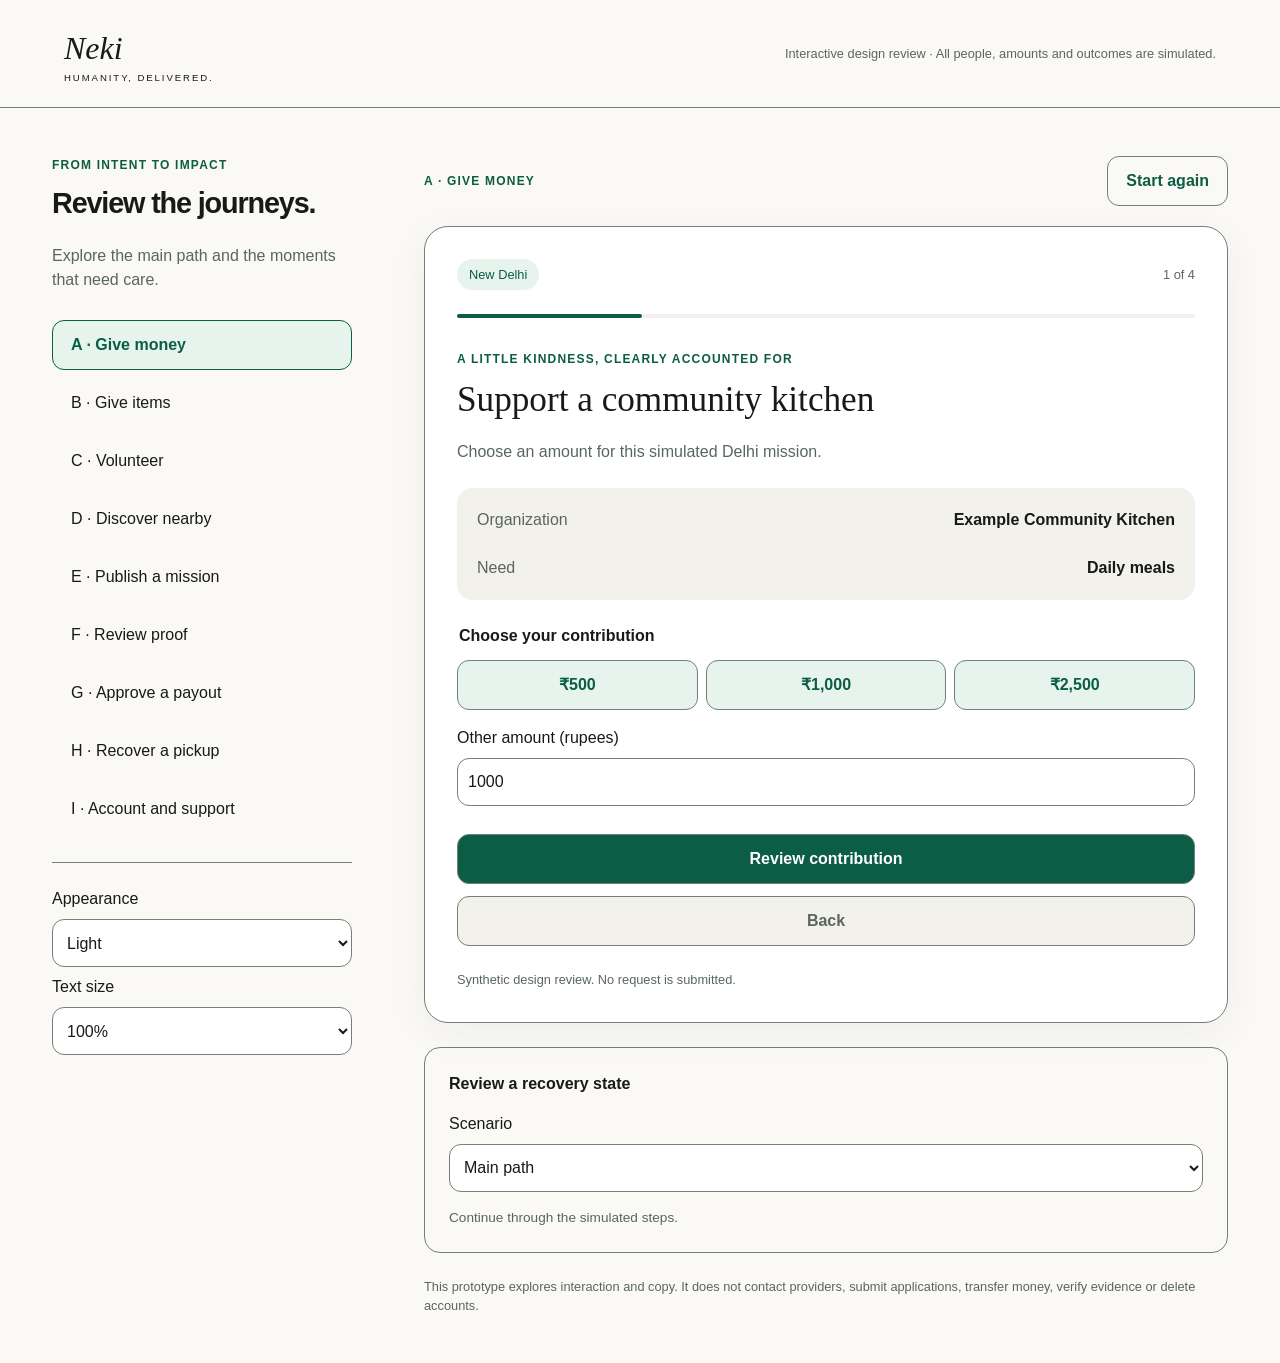
<file: docs/design/prototype/index.html>
<!doctype html>
<html lang="en">
  <head>
    <meta charset="utf-8" />
    <meta name="viewport" content="width=device-width,initial-scale=1" />
    <title>NEKI · Journey review</title>
    <link rel="icon" href="data:," />
    <link rel="stylesheet" href="prototype.css" />
  </head>
  <body>
    <header class="review-bar">
      <a class="wordmark" href="#">Neki<span>Humanity, delivered.</span></a>
      <p>
        Interactive design review · All people, amounts and outcomes are
        simulated.
      </p>
    </header>
    <main class="layout">
      <aside>
        <p class="eyebrow">From intent to impact</p>
        <h1>Review the journeys.</h1>
        <p class="muted">
          Explore the main path and the moments that need care.
        </p>
        <nav id="journeys" aria-label="Review journeys"></nav>
        <div class="review-controls">
          <label for="theme">Appearance</label
          ><select id="theme">
            <option value="light">Light</option>
            <option value="dark">Dark</option></select
          ><label for="scale">Text size</label
          ><select id="scale">
            <option value="1">100%</option>
            <option value="2">200%</option>
          </select>
        </div>
      </aside>
      <section class="workspace" aria-label="Journey prototype">
        <div class="path-heading">
          <p id="path-name" class="eyebrow"></p>
          <button id="restart" class="quiet" type="button">Start again</button>
        </div>
        <article class="screen" aria-labelledby="screen-title">
          <div class="screen-top">
            <span class="location">New Delhi</span><span id="step-count"></span>
          </div>
          <div class="progress" aria-hidden="true">
            <span id="progress-fill"></span>
          </div>
          <p class="eyebrow" id="section-name"></p>
          <h2 id="screen-title" tabindex="-1"></h2>
          <p id="screen-copy" class="intro"></p>
          <dl id="details"></dl>
          <fieldset id="amount-field" hidden>
            <legend>Choose your contribution</legend>
            <div class="amounts">
              <button type="button" data-amount="500">₹500</button
              ><button type="button" data-amount="1000">₹1,000</button
              ><button type="button" data-amount="2500">₹2,500</button>
            </div>
            <label for="amount">Other amount (rupees)</label
            ><input
              id="amount"
              type="number"
              min="1"
              max="100000"
              step="1"
              value="1000"
              inputmode="numeric"
            />
            <p id="amount-error" class="error" hidden>
              Enter a whole rupee amount from 1 to 1,00,000 for this simulation.
            </p>
          </fieldset>
          <div id="state-message" role="status" aria-live="polite" hidden></div>
          <div class="actions">
            <button id="continue" type="button">Continue</button
            ><button id="back" class="quiet" type="button">Back</button>
          </div>
          <p class="privacy" id="privacy"></p>
        </article>
        <section class="scenario-panel" aria-labelledby="scenario-title">
          <h3 id="scenario-title">Review a recovery state</h3>
          <label for="scenario">Scenario</label
          ><select id="scenario">
            <option value="normal">Main path</option>
            <option value="offline">Connection unavailable</option>
            <option value="revoked">Access changed</option>
            <option value="stale">Another reviewer changed this record</option>
            <option value="uncertain">Outcome not yet confirmed</option>
            <option value="rework">More information needed</option>
          </select>
          <p id="scenario-note" class="muted"></p>
        </section>
        <p class="footnote">
          This prototype explores interaction and copy. It does not contact
          providers, submit applications, transfer money, verify evidence or
          delete accounts.
        </p>
      </section>
    </main>
    <script src="prototype.js" defer></script>
  </body>
</html>
</file>
<file: docs/design/prototype/prototype.css>
:root {
  --background: #faf9f6;
  --surface: #ffffff;
  --surfaceTint: #f3f1ec;
  --primary: #0b5d45;
  --onPrimary: #ffffff;
  --primarySoft: #e7f4ed;
  --textPrimary: #171a18;
  --textSecondary: #59665e;
  --textTertiary: #5f6b63;
  --controlBorder: #718078;
  --focus: #0b5d45;
  --error: #ac3535;
  --warning: #805a14;
  --scale: 1;
  color-scheme: light;
}
* {
  box-sizing: border-box;
}
body {
  margin: 0;
  background: var(--background);
  color: var(--textPrimary);
  font-family: Inter, Arial, sans-serif;
  font-size: calc(16px * var(--scale));
  line-height: 1.5;
}
button,
input,
select {
  font: inherit;
}
button,
select,
input {
  min-height: 48px;
  border-radius: 12px;
  border: 1px solid var(--controlBorder);
  max-width: 100%;
}
button {
  cursor: pointer;
  padding: 12px 18px;
  background: var(--primary);
  color: var(--onPrimary);
  font-weight: 600;
  white-space: normal;
  overflow-wrap: anywhere;
}
button:disabled {
  cursor: default;
  background: var(--surfaceTint);
  color: var(--textSecondary);
}
input,
select {
  padding: 10px;
  background: var(--surface);
  color: var(--textPrimary);
  width: 100%;
}
button:hover:not(:disabled) {
  filter: brightness(0.95);
}
:focus-visible {
  outline: 3px solid var(--focus);
  outline-offset: 3px;
}
h1,
h2,
h3,
p {
  margin-top: 0;
}
h1 {
  font-size: 1.8em;
  line-height: 1.2;
  letter-spacing: -0.04em;
}
h2 {
  font-family: "Instrument Serif", Georgia, serif;
  font-size: 2.2em;
  font-weight: 400;
  line-height: 1.14;
  margin-bottom: 20px;
  overflow-wrap: anywhere;
}
h3 {
  font-size: 1em;
}
.review-bar {
  display: flex;
  align-items: center;
  justify-content: space-between;
  gap: 24px;
  padding: 24px 5vw;
  border-bottom: 1px solid var(--controlBorder);
}
.review-bar p {
  max-width: 500px;
  margin: 0;
  color: var(--textSecondary);
  font-size: 0.8em;
}
.wordmark {
  text-decoration: none;
  color: var(--textPrimary);
  font-family: Georgia, serif;
  font-style: italic;
  font-size: 2em;
}
.wordmark span {
  display: block;
  font:
    normal 0.3em Arial,
    sans-serif;
  text-transform: uppercase;
  letter-spacing: 0.2em;
}
.layout {
  max-width: 1240px;
  margin: 0 auto;
  padding: 48px 32px;
  display: grid;
  grid-template-columns: minmax(240px, 300px) minmax(0, 1fr);
  gap: 72px;
}
.eyebrow {
  font-size: 0.75em;
  font-weight: 700;
  letter-spacing: 0.1em;
  text-transform: uppercase;
  color: var(--primary);
}
.muted,
.privacy,
.footnote {
  color: var(--textSecondary);
}
nav {
  display: grid;
  gap: 8px;
  margin: 28px 0;
}
nav button {
  text-align: left;
  background: transparent;
  color: var(--textPrimary);
  border: 1px solid transparent;
  font-weight: 400;
}
nav button[aria-current="true"] {
  background: var(--primarySoft);
  color: var(--primary);
  border-color: var(--primary);
  font-weight: 600;
}
.review-controls {
  display: grid;
  gap: 8px;
  padding-top: 24px;
  border-top: 1px solid var(--controlBorder);
}
.path-heading,
.screen-top {
  display: flex;
  justify-content: space-between;
  align-items: center;
  gap: 12px;
  flex-wrap: wrap;
}
.path-heading {
  margin-bottom: 20px;
}
.path-heading p {
  margin: 0;
}
.quiet {
  background: transparent;
  color: var(--primary);
  border: 1px solid var(--controlBorder);
}
.screen {
  background: var(--surface);
  border-radius: 24px;
  padding: 32px;
  box-shadow: 0 10px 40px #14281e0d;
  border: 1px solid var(--controlBorder);
}
.screen-top {
  font-size: 0.8em;
  color: var(--textSecondary);
}
.location {
  padding: 6px 12px;
  border-radius: 999px;
  background: var(--primarySoft);
  color: var(--primary);
}
.progress {
  height: 4px;
  background: var(--surfaceTint);
  border-radius: 10px;
  margin: 24px 0 32px;
}
.progress span {
  display: block;
  height: 100%;
  background: var(--primary);
  border-radius: 10px;
}
.intro {
  color: var(--textSecondary);
}
dl {
  display: grid;
  gap: 0;
  padding: 8px 20px;
  background: var(--surfaceTint);
  border-radius: 16px;
  margin: 24px 0;
}
dl div {
  display: grid;
  grid-template-columns: minmax(0, 1fr) minmax(0, 1fr);
  gap: 12px;
  padding: 12px 0;
}
dt {
  color: var(--textSecondary);
}
dd {
  margin: 0;
  text-align: right;
  font-weight: 600;
  overflow-wrap: anywhere;
}
.actions {
  display: grid;
  gap: 12px;
  margin-top: 28px;
}
.privacy,
.footnote {
  font-size: 0.8em;
  margin: 24px 0 0;
}
.scenario-panel {
  padding: 24px;
  margin-top: 24px;
  border-radius: 16px;
  border: 1px solid var(--controlBorder);
}
.scenario-panel p {
  font-size: 0.85em;
  margin: 16px 0 0;
}
.scenario-panel label {
  display: block;
  margin-bottom: 8px;
}
fieldset {
  border: 0;
  padding: 0;
  margin: 24px 0;
}
legend {
  font-weight: 600;
  margin-bottom: 12px;
}
.amounts {
  display: flex;
  gap: 8px;
  flex-wrap: wrap;
  margin-bottom: 16px;
}
.amounts button {
  flex: 1;
  background: var(--primarySoft);
  color: var(--primary);
}
fieldset label {
  display: block;
  margin-bottom: 8px;
}
#state-message {
  padding: 16px;
  background: var(--primarySoft);
  color: var(--primary);
  border-radius: 12px;
  margin-top: 20px;
}
.error {
  color: var(--error);
}
[hidden] {
  display: none !important;
}
@media (max-width: 850px) {
  .layout {
    grid-template-columns: minmax(0, 1fr);
    gap: 32px;
    padding: 28px 20px;
  }
  nav {
    grid-template-columns: repeat(2, minmax(0, 1fr));
  }
  .review-controls {
    grid-template-columns: minmax(0, 1fr) minmax(0, 1fr);
    align-items: center;
  }
  .review-bar {
    align-items: flex-start;
  }
  .screen {
    padding: 24px;
  }
  .workspace {
    min-width: 0;
  }
}
@media (max-width: 359px) {
  .layout {
    padding: 24px 16px;
  }
  .review-bar {
    padding: 20px 16px;
    flex-direction: column;
  }
  .screen {
    padding: 20px;
  }
  nav {
    grid-template-columns: minmax(0, 1fr);
  }
  dl {
    padding: 8px 12px;
  }
  dl div {
    grid-template-columns: minmax(0, 1fr);
    gap: 2px;
  }
  dd {
    text-align: left;
  }
}
@media (prefers-reduced-motion: reduce) {
  * {
    scroll-behavior: auto !important;
    animation: none !important;
    transition: none !important;
  }
}
/* Narrow review controls and amount chips must reflow at 200% text. */
@media (max-width: 359px) {
  .review-controls {
    grid-template-columns: minmax(0, 1fr);
  }
  .amounts button {
    flex: 1 1 120px;
  }
  h2 {
    font-size: 1.5em;
  }
}
</file>
